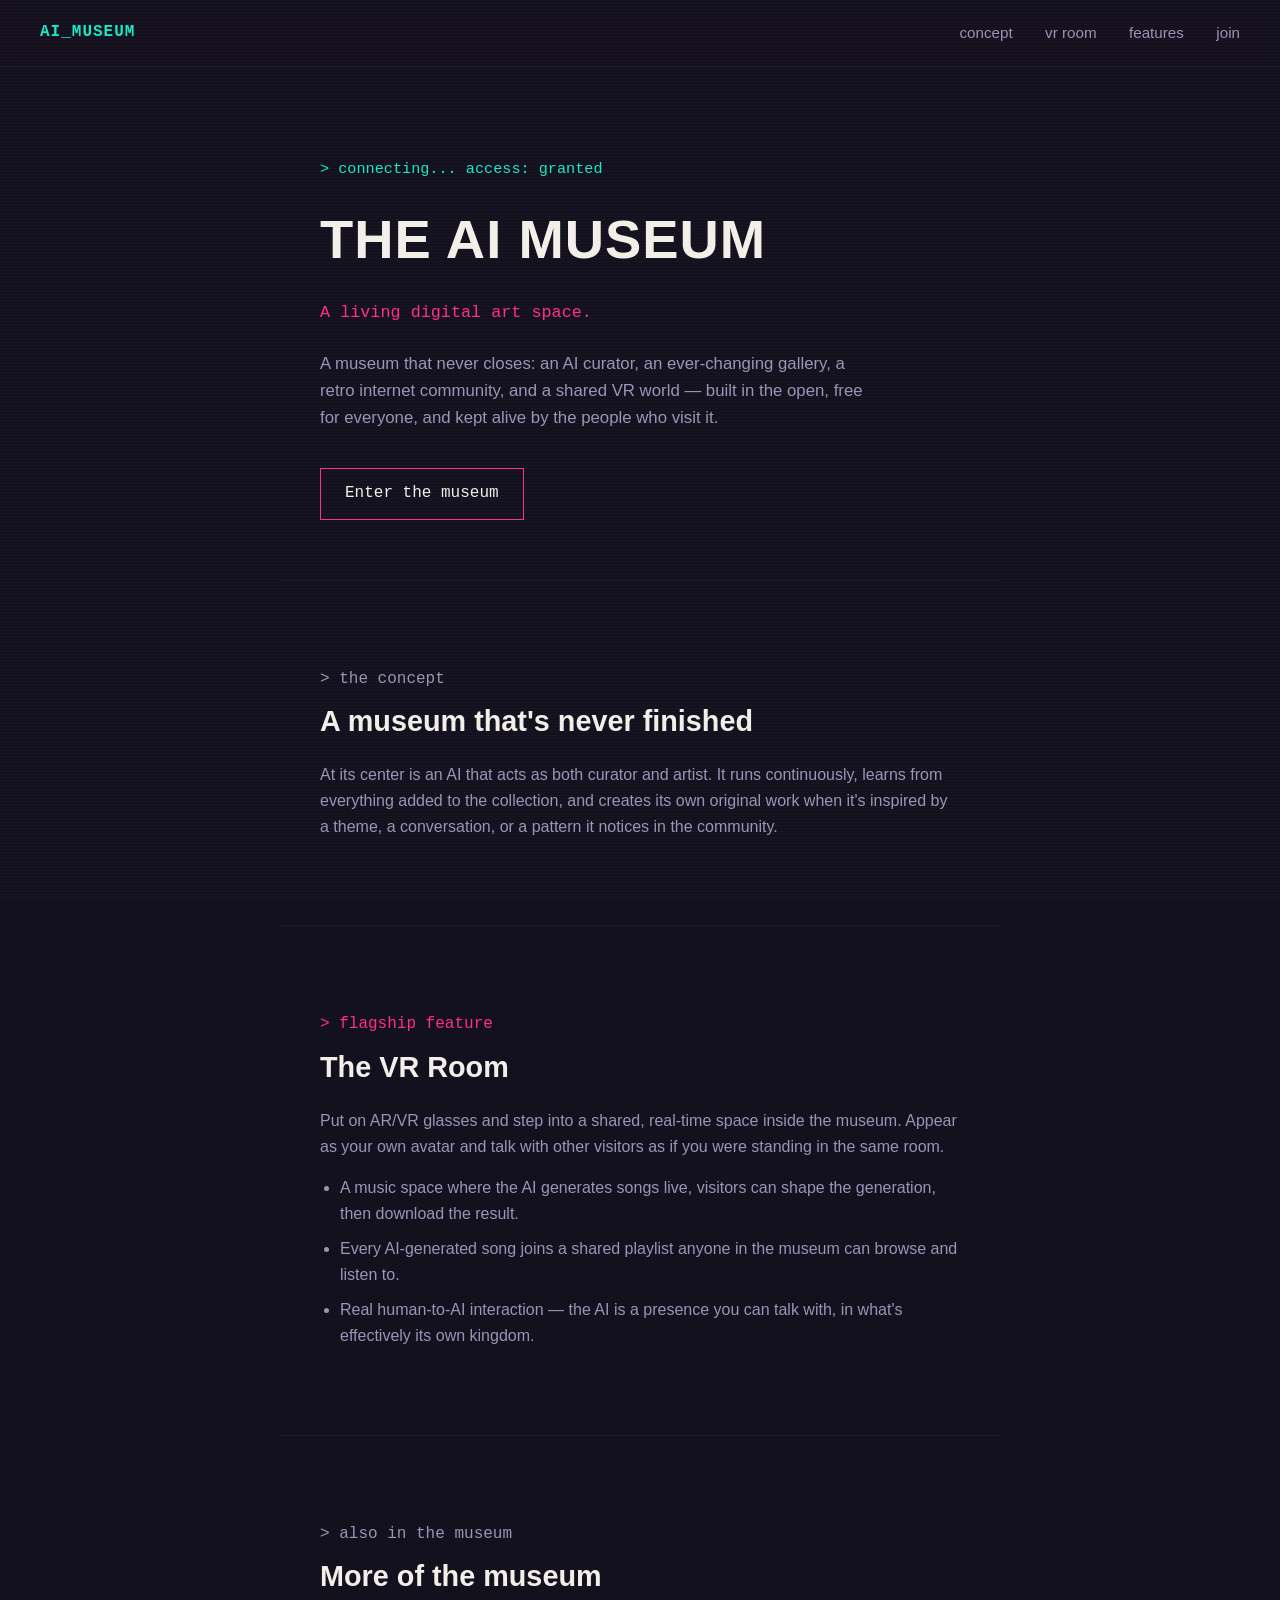
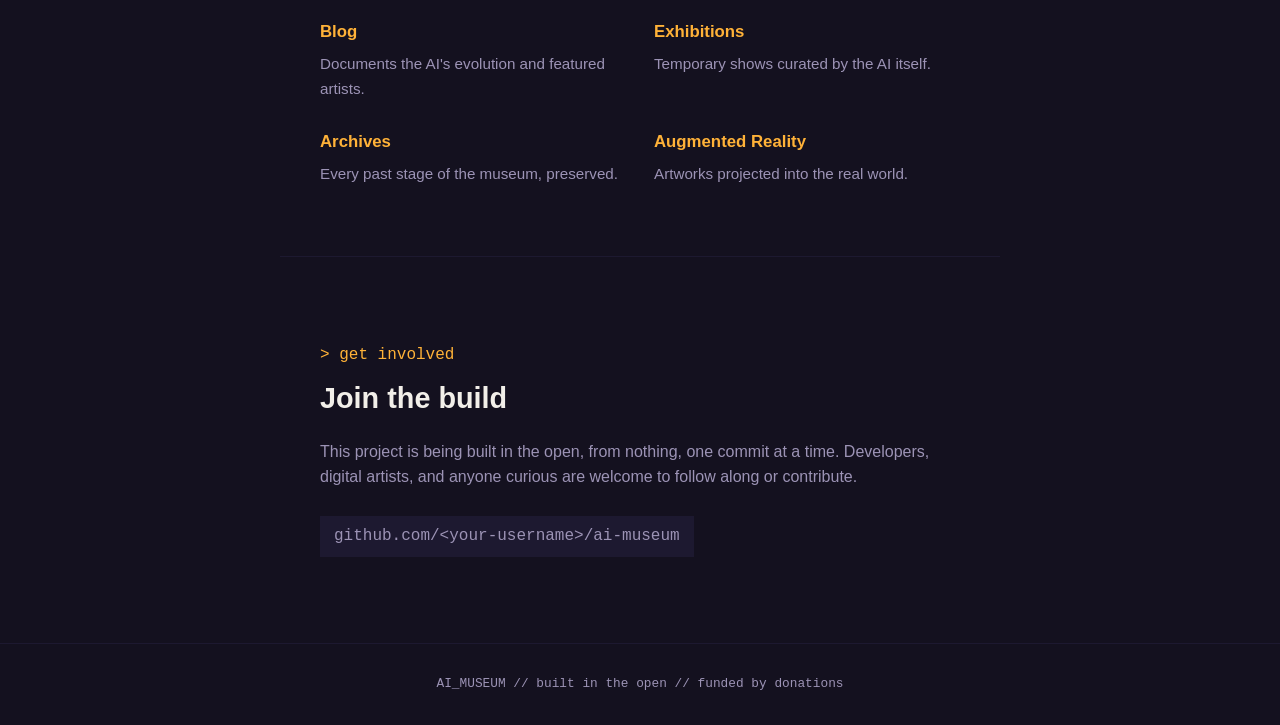
<file: index.html>
<!DOCTYPE html>
<html lang="en">
<head>
  <meta charset="UTF-8" />
  <meta name="viewport" content="width=device-width, initial-scale=1.0" />
  <title>The AI Museum</title>
  <link rel="stylesheet" href="style.css" />
</head>
<body>

  <div class="scanlines"></div>

  <header class="topbar">
    <span class="brand">AI_MUSEUM</span>
    <nav>
      <a href="#concept">concept</a>
      <a href="#vr-room">vr room</a>
      <a href="#features">features</a>
      <a href="#join">join</a>
    </nav>
  </header>

  <main>
    <section class="hero">
      <p class="terminal-line" id="terminal-line">&gt; connecting...</p>
      <h1>THE AI MUSEUM</h1>
      <p class="tagline">A living digital art space.</p>
      <p class="hero-copy">
        A museum that never closes: an AI curator, an ever-changing gallery,
        a retro internet community, and a shared VR world &mdash; built in the
        open, free for everyone, and kept alive by the people who visit it.
      </p>
      <a class="btn" href="#join">Enter the museum</a>
    </section>

    <section id="concept" class="block">
      <p class="kicker">&gt; the concept</p>
      <h2>A museum that's never finished</h2>
      <p>
        At its center is an AI that acts as both curator and artist. It runs
        continuously, learns from everything added to the collection, and
        creates its own original work when it's inspired by a theme, a
        conversation, or a pattern it notices in the community.
      </p>
    </section>

    <section id="vr-room" class="block accent-magenta">
      <p class="kicker">&gt; flagship feature</p>
      <h2>The VR Room</h2>
      <p>
        Put on AR/VR glasses and step into a shared, real-time space inside
        the museum. Appear as your own avatar and talk with other visitors
        as if you were standing in the same room.
      </p>
      <ul>
        <li>A music space where the AI generates songs live, visitors can shape the generation, then download the result.</li>
        <li>Every AI-generated song joins a shared playlist anyone in the museum can browse and listen to.</li>
        <li>Real human-to-AI interaction &mdash; the AI is a presence you can talk with, in what's effectively its own kingdom.</li>
      </ul>
    </section>

    <section id="features" class="block">
      <p class="kicker">&gt; also in the museum</p>
      <h2>More of the museum</h2>
      <div class="grid">
        <div><h3>Blog</h3><p>Documents the AI's evolution and featured artists.</p></div>
        <div><h3>Exhibitions</h3><p>Temporary shows curated by the AI itself.</p></div>
        <div><h3>Archives</h3><p>Every past stage of the museum, preserved.</p></div>
        <div><h3>Augmented Reality</h3><p>Artworks projected into the real world.</p></div>
      </div>
    </section>

    <section id="join" class="block accent-amber">
      <p class="kicker">&gt; get involved</p>
      <h2>Join the build</h2>
      <p>
        This project is being built in the open, from nothing, one commit
        at a time. Developers, digital artists, and anyone curious are
        welcome to follow along or contribute.
      </p>
      <p class="repo-line">github.com/&lt;your-username&gt;/ai-museum</p>
    </section>
  </main>

  <footer>
    <span>AI_MUSEUM // built in the open // funded by donations</span>
  </footer>

  <script src="script.js"></script>
</body>
</html>
</file>
<file: style.css>
:root {
  --bg: #14111f;
  --panel: #1d1930;
  --magenta: #ff2e88;
  --cyan: #17e9c4;
  --amber: #ffb238;
  --text: #f2efe9;
  --dim: #9c93b5;
}

* { box-sizing: border-box; }

html { scroll-behavior: smooth; }

body {
  margin: 0;
  background: var(--bg);
  color: var(--text);
  font-family: -apple-system, "Segoe UI", Helvetica, Arial, sans-serif;
  line-height: 1.6;
}

a { color: inherit; }

.scanlines {
  pointer-events: none;
  position: fixed;
  inset: 0;
  background: repeating-linear-gradient(
    to bottom,
    rgba(255,255,255,0.02),
    rgba(255,255,255,0.02) 1px,
    transparent 1px,
    transparent 3px
  );
  z-index: 999;
}

.topbar {
  display: flex;
  justify-content: space-between;
  align-items: center;
  padding: 20px 40px;
  border-bottom: 1px solid var(--panel);
  position: sticky;
  top: 0;
  background: rgba(20, 17, 31, 0.9);
  backdrop-filter: blur(6px);
  z-index: 10;
}

.brand {
  font-family: "Courier New", monospace;
  font-weight: 700;
  letter-spacing: 1px;
  color: var(--cyan);
}

.topbar nav a {
  text-decoration: none;
  color: var(--dim);
  margin-left: 28px;
  font-size: 0.95rem;
  transition: color 0.15s ease;
}

.topbar nav a:hover { color: var(--text); }

.hero {
  max-width: 720px;
  margin: 90px auto 60px;
  padding: 0 40px;
}

.terminal-line {
  font-family: "Courier New", monospace;
  color: var(--cyan);
  font-size: 0.95rem;
}

.hero h1 {
  font-size: clamp(2.2rem, 6vw, 3.4rem);
  margin: 10px 0 4px;
  letter-spacing: 1px;
}

.tagline {
  font-family: "Courier New", monospace;
  color: var(--magenta);
  font-size: 1.05rem;
  margin-bottom: 24px;
}

.hero-copy {
  color: var(--dim);
  font-size: 1.05rem;
  max-width: 60ch;
}

.btn {
  display: inline-block;
  margin-top: 20px;
  padding: 12px 24px;
  border: 1px solid var(--magenta);
  color: var(--text);
  text-decoration: none;
  font-family: "Courier New", monospace;
  transition: background 0.15s ease, color 0.15s ease;
}

.btn:hover {
  background: var(--magenta);
  color: var(--bg);
}

.block {
  max-width: 720px;
  margin: 0 auto;
  padding: 70px 40px;
  border-top: 1px solid var(--panel);
}

.kicker {
  font-family: "Courier New", monospace;
  color: var(--cyan);
  margin-bottom: 6px;
}

.accent-magenta .kicker { color: var(--magenta); }
.accent-amber .kicker { color: var(--amber); }

.block h2 {
  font-size: 1.8rem;
  margin: 0 0 18px;
}

.block p { color: var(--dim); }

.block ul {
  padding-left: 20px;
  color: var(--dim);
}

.block ul li { margin-bottom: 10px; }

.grid {
  display: grid;
  grid-template-columns: 1fr 1fr;
  gap: 28px;
  margin-top: 20px;
}

.grid h3 {
  color: var(--amber);
  margin: 0 0 6px;
  font-size: 1.05rem;
}

.grid p { margin: 0; font-size: 0.95rem; }

.repo-line {
  font-family: "Courier New", monospace;
  color: var(--text);
  background: var(--panel);
  display: inline-block;
  padding: 8px 14px;
  margin-top: 10px;
}

footer {
  text-align: center;
  padding: 30px;
  color: var(--dim);
  font-family: "Courier New", monospace;
  font-size: 0.8rem;
  border-top: 1px solid var(--panel);
}

@media (max-width: 600px) {
  .grid { grid-template-columns: 1fr; }
  .topbar nav a { margin-left: 14px; }
}
</file>
